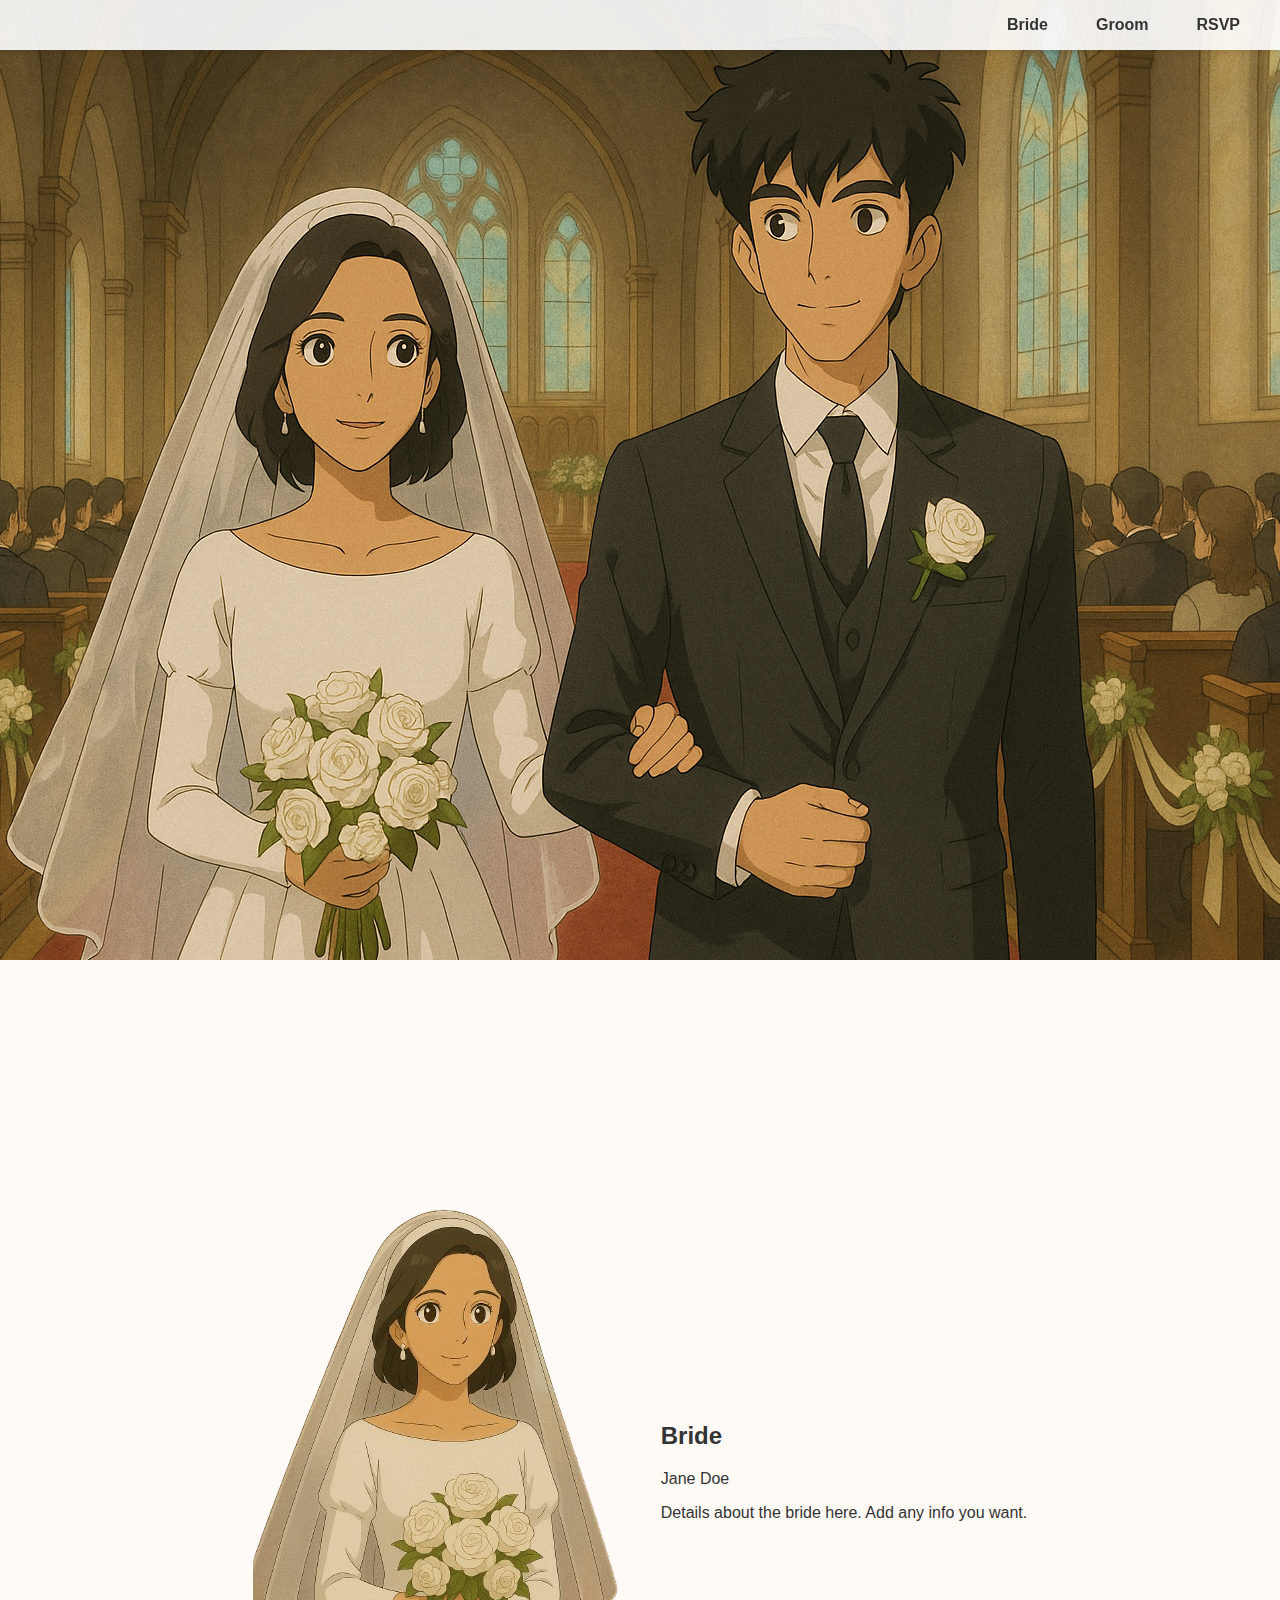
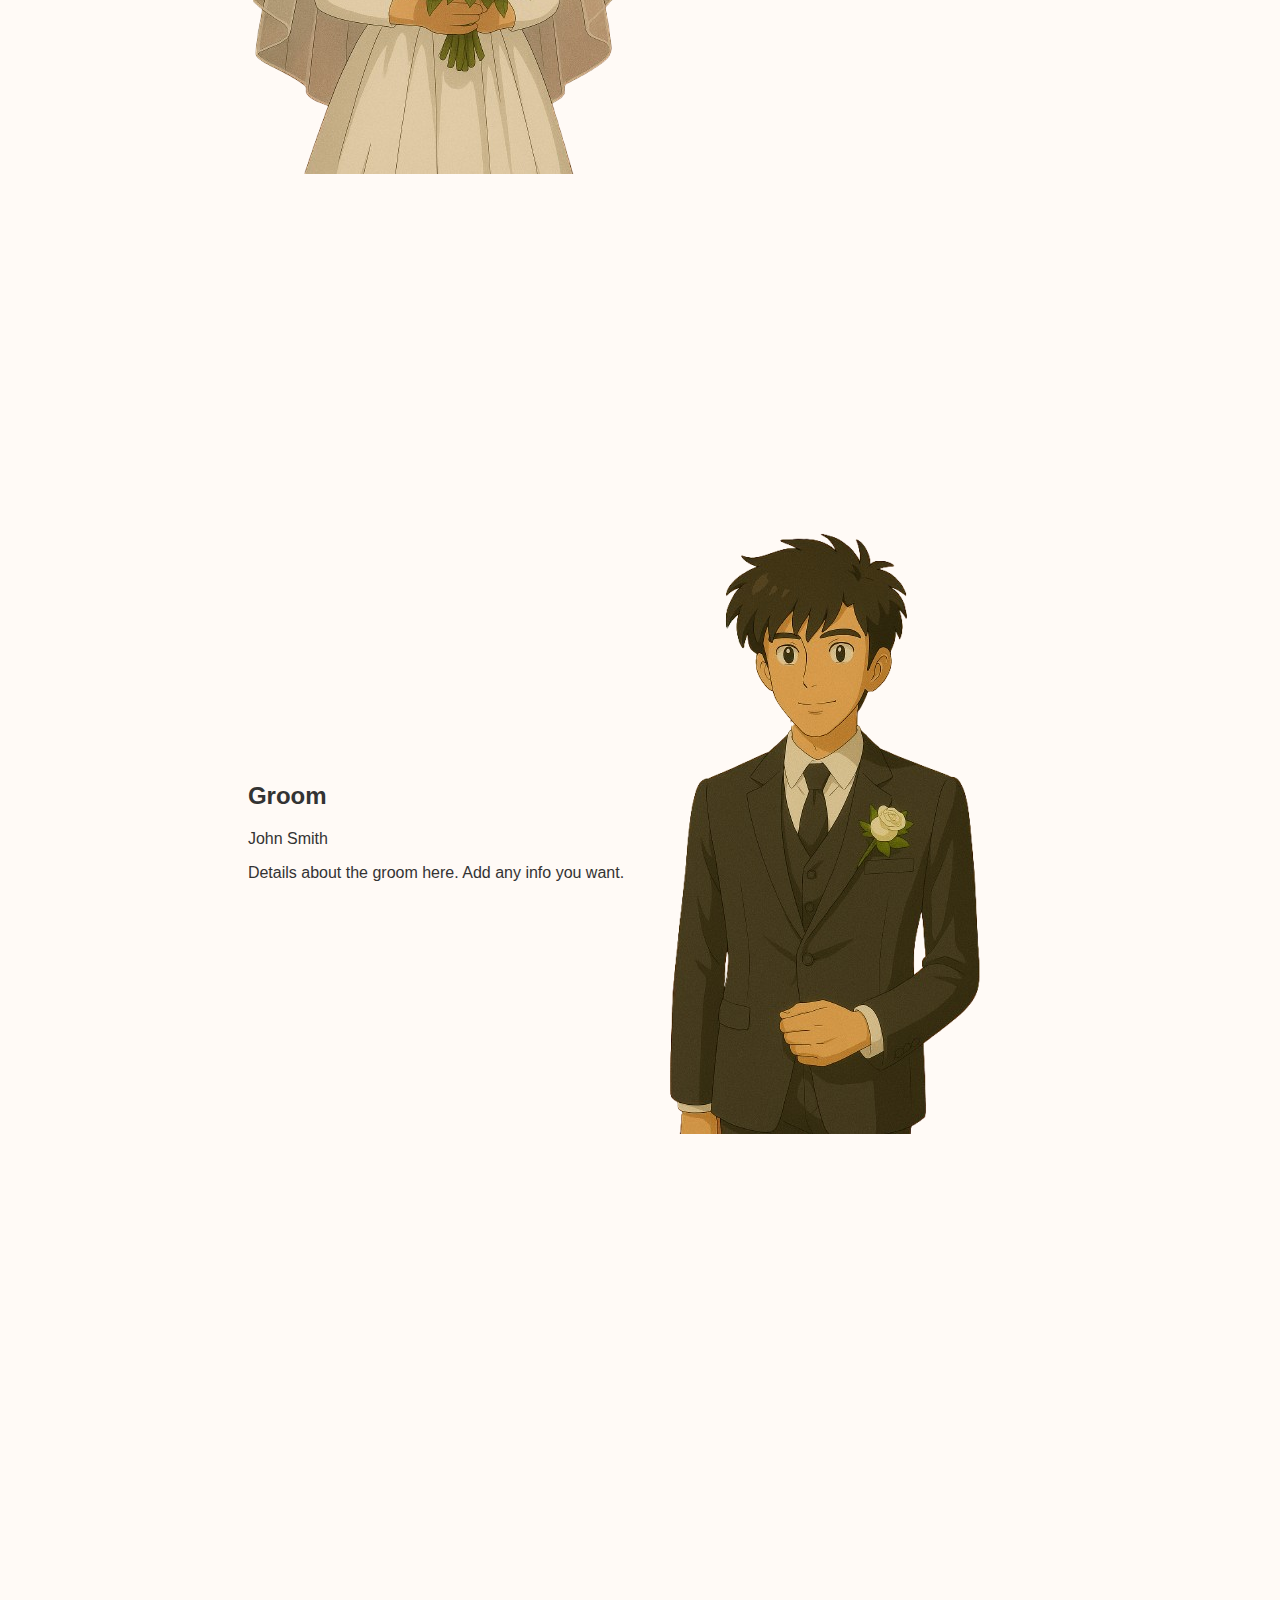
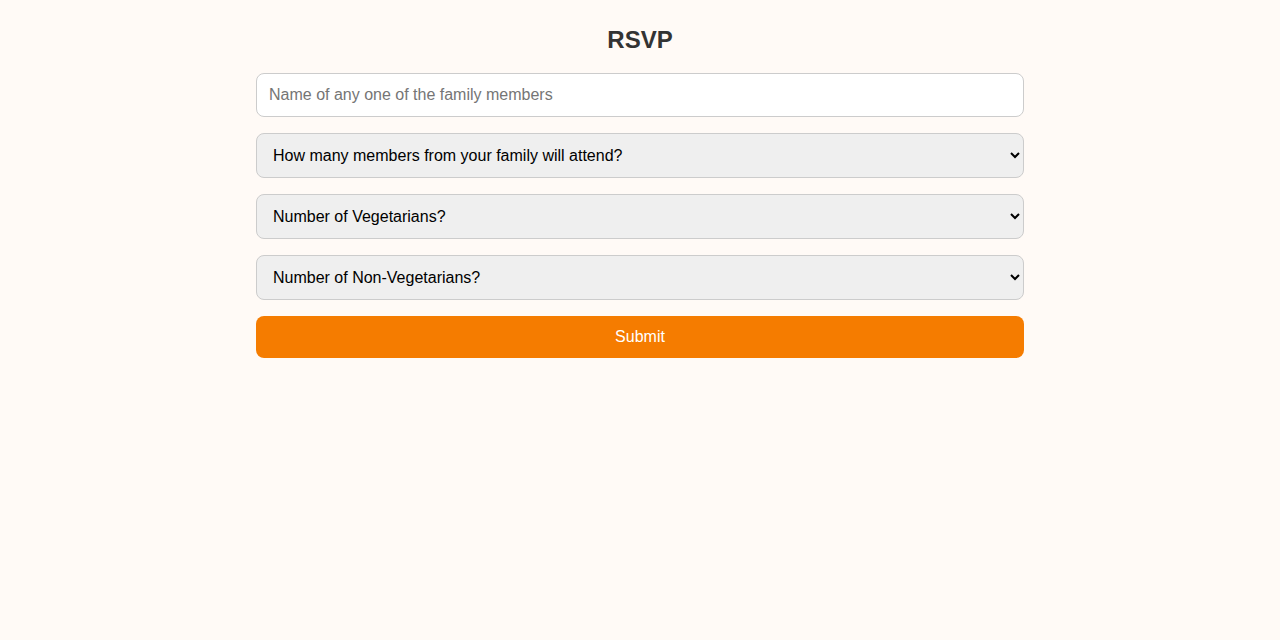
<file: index.html>
<!DOCTYPE html>
<html lang="en">
<head>
  <meta charset="UTF-8" />
  <meta name="viewport" content="width=device-width, initial-scale=1" />
  <title>Wedding Website</title>
  <link rel="stylesheet" href="style.css" />
</head>
<body>
  <!-- Page 1: Landscape with Navigation -->
  <section id="landscape" class="page">
    <nav class="navbar">
      <ul>
        <li><a href="#bride">Bride</a></li>
        <li><a href="#groom">Groom</a></li>
        <li><a href="#rsvp">RSVP</a></li>
      </ul>
    </nav>
    <div class="landscape-container">
      <img src="images/landscape.png" alt="Bride and Groom Landscape" />
    </div>
  </section>

  <!-- Page 2: Bride -->
  <section id="bride" class="page bride-groom-section">
    <div class="bride-pic">
      <img src="images/bride.png" alt="Bride" />
    </div>
    <div class="bride-details">
      <h2>Bride</h2>
      <p>Jane Doe</p>
      <p>Details about the bride here. Add any info you want.</p>
    </div>
  </section>

  <!-- Page 3: Groom -->
  <section id="groom" class="page bride-groom-section groom-section">
    <div class="groom-details">
      <h2>Groom</h2>
      <p>John Smith</p>
      <p>Details about the groom here. Add any info you want.</p>
    </div>
    <div class="groom-pic">
      <img src="images/groom.png" alt="Groom" />
    </div>
  </section>

  <!-- Page 4: RSVP -->
  <section class="page" id="rsvp">
    <div class="rsvp-container">
      <h2>RSVP</h2>
      <form id="rsvp-form">
        <input type="text" name="name" placeholder="Name of any one of the family members" required />

        <select name="attendingNum" required>
            <option value="">How many members from your family will attend?</option>
            <option value="1">1</option>
            <option value="2">2</option>
            <option value="3">3</option>
            <option value="4">4</option>
            <option value="5">5</option>
            <option value="6">6</option>
            <option value="7">7</option>
            <option value="8">8</option>
            <option value="9">9</option>
            <option value="10">10</option>
          </select>
          

        <select name="attendingVeg" required>
          <option value="">Number of Vegetarians?</option>
          <option value="0">0</option>
        <option value="1">1</option>
        <option value="2">2</option>
        <option value="3">3</option>
        <option value="4">4</option>
        <option value="5">5</option>
        <option value="6">6</option>
        <option value="7">7</option>
        <option value="8">8</option>
        <option value="9">9</option>
        <option value="10">10</option>
        </select>

        <select name="attendingNonVeg" required>
          <option value="">Number of Non-Vegetarians?</option>
          <option value="0">0</option>
        <option value="1">1</option>
        <option value="2">2</option>
        <option value="3">3</option>
        <option value="4">4</option>
        <option value="5">5</option>
        <option value="6">6</option>
        <option value="7">7</option>
        <option value="8">8</option>
        <option value="9">9</option>
        <option value="10">10</option>
        </select>

        <button type="submit">Submit</button>
      </form>
      <p id="response"></p>
    </div>
  </section>

  <script src="script.js"></script>
</body>
</html>
</file>
<file: style.css>
/* style.css */
body {
    margin: 0;
    font-family: 'Segoe UI', Tahoma, Geneva, Verdana, sans-serif;
    background-color: #fffaf6;
    color: #333;
}

.navbar {
    position: fixed;
    top: 0;
    width: 100%;
    background-color: rgba(255, 255, 255, 0.9);
    box-shadow: 0 2px 4px rgba(0,0,0,0.1);
    z-index: 1000;
}

.navbar ul {
    list-style: none;
    display: flex;
    justify-content: right;
    margin: 0;
    padding: 1rem;
}

.navbar li {
    margin: 0 1.5rem;
}

.navbar a {
    text-decoration: none;
    color: #333;
    font-weight: bold;
    font-size: 1rem;
    transition: color 0.3s;
}

.navbar a:hover {
    color: #f57c00;
}

.page {
    width: 100%;
    height: 100vh;
    display: flex;
    justify-content: center;
    align-items: center;
    overflow: hidden;
    padding-top: 60px; /* space for fixed navbar */
}

.full-img {
    width: 100%;
    height: calc(100vh - 60px);
    object-fit: cover;
}

.content {
    display: flex;
    align-items: center;
    justify-content: space-around;
    width: 90%;
}

.side-img {
    width: 40%;
    border-radius: 10px;
    box-shadow: 0 4px 8px rgb(255, 255, 255);
}

.text {
    width: 40%;
}

.left {
    order: 1;
    text-align: right;
    margin-left: 40px;
}

.right {
    order: 2;
    text-align: left;
    margin-right: 40px;
}

.rsvp-container {
    text-align: center;
    width: 60%;
}

form {
    display: flex;
    flex-direction: column;
    gap: 1rem;
    margin-top: 1rem;
}

input, select, button {
    padding: 0.75rem;
    font-size: 1rem;
    border: 1px solid #ccc;
    border-radius: 8px;
}

button {
    background-color: #f57c00;
    color: white;
    border: none;
    cursor: pointer;
    transition: background-color 0.3s;
}

button:hover {
    background-color: #e65100;
}
</file>
